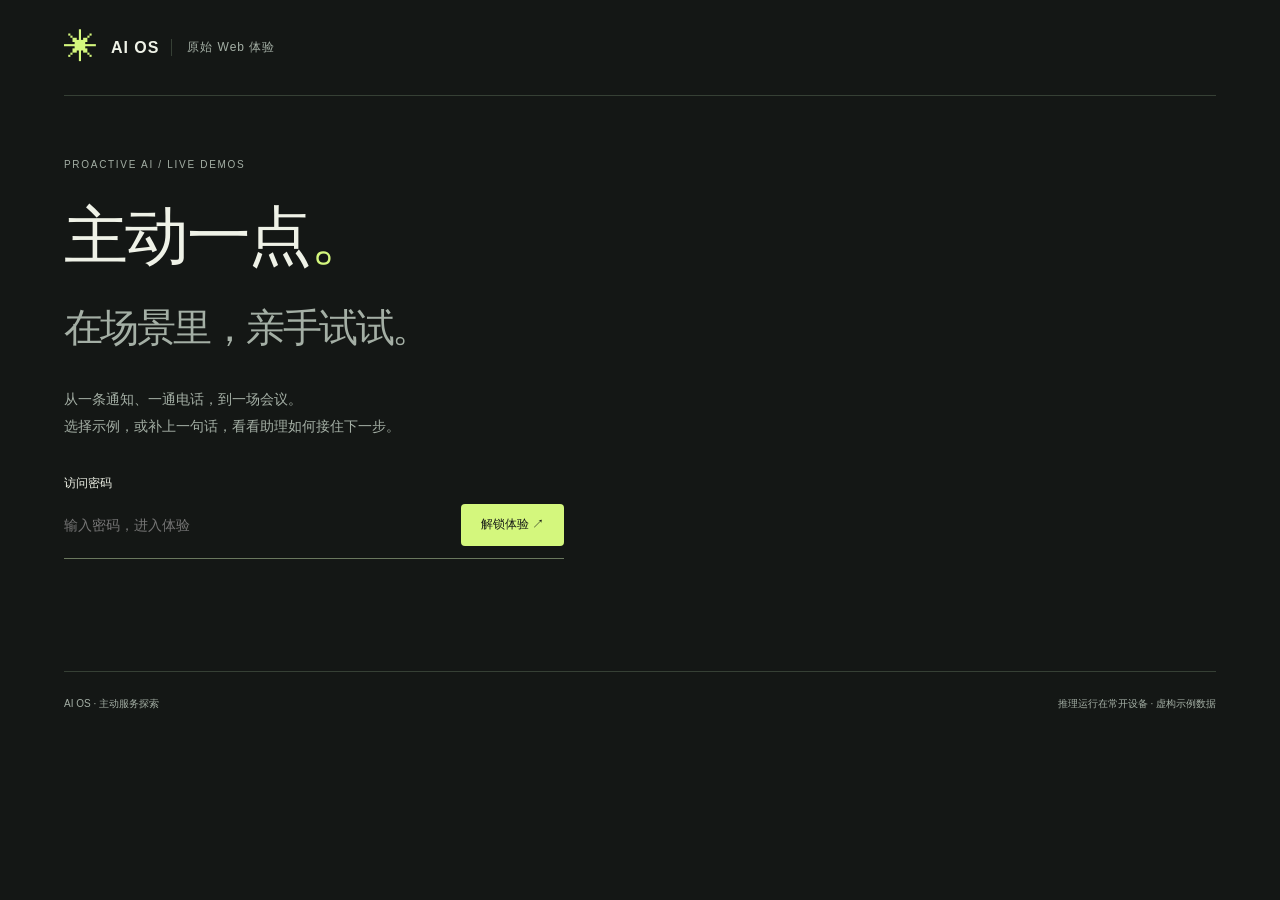
<file: docs/index.html>
<!doctype html>
<html lang="zh-CN"><head><meta charset="utf-8"><meta name="viewport" content="width=device-width,initial-scale=1"><meta name="theme-color" content="#141715"><meta name="robots" content="noindex,nofollow"><title>主动一点 · Web 体验</title><link rel="stylesheet" href="web-styles.css?v=95c1ee5886a3"><script src="config.js?v=90945d74debd"></script><script src="portal.js?v=614fa3b02d24" defer></script></head>
<body><header><a class="brand" href="?v=live"><b>✳</b> AI OS <span>原始 Web 体验</span></a><button id="logout" hidden>退出并锁定 ↗</button></header>
<main><section class="intro"><span class="eyebrow">PROACTIVE AI / LIVE DEMOS</span><h1>主动一点<span>。</span><br><em>在场景里，亲手试试。</em></h1><p>从一条通知、一通电话，到一场会议。<br>选择示例，或补上一句话，看看助理如何接住下一步。</p></section>
<form id="login"><label for="password">访问密码</label><div class="password-row"><input id="password" type="password" autocomplete="current-password" placeholder="输入密码，进入体验" required><button id="submit">解锁体验 ↗</button></div><p id="status" role="status" aria-live="polite"></p></form>
<section id="demos" aria-label="选择 Demo" hidden><a class="demo featured" href="notification-mobile/"><div class="number">01 / 通知 · 纯手机</div><div class="illustration mobile-apps" aria-hidden="true"><span>通知</span><span>待办</span><span>日历</span><span>备忘录</span></div><h2>通知来了，下一步也到了 <span>↗</span></h2><p>四个手机应用并排呈现：推送一条通知，查看待办和日程自动生成，再跟随助理分析、整理备忘录与确认回复。</p><span class="enter">进入通知助理 · 纯手机</span></a><a class="demo" href="notification/"><div class="number">02 / 通知 · 手机与 PC</div><div class="illustration" aria-hidden="true"><span class="phone">手机<br><small>通知 · 日程 · 备忘录</small></span><span class="flow">⇄</span><span class="pc">PC Agent<br><small>本地文件 · 桌面工具</small></span></div><h2>手机发现，电脑接力 <span>↗</span></h2><p>推送通知，让助理生成事项、准备资料、起草回复；把需要个人电脑的任务交出去，再看结果回到手机。</p><span class="enter">进入通知助理 · 手机与 PC</span></a><a class="demo" href="call/"><div class="number">03 / 随听 · 通话</div><div class="illustration waves" aria-hidden="true">▂ ▅ ▃ █ ▅ ▂ ▆ ▄</div><h2>边聊边找，及时到场 <span>↗</span></h2><p>播放示例通话或补一句话，查看个人信息卡片召回、新信息草稿与确认保存。</p><span class="enter">进入通话助理</span></a><a class="demo" href="meeting/"><div class="number">04 / 线下会议</div><div class="illustration" aria-hidden="true"><span class="fold">谁答应了什么？<small>文件 · 承诺 · 决定</small></span></div><h2>安静听见，记下重点 <span>↗</span></h2><p>播放多人会议或现场发言，在折叠外屏里看文件、承诺与决定，再整理会后汇总。</p><span class="enter">进入会议助理</span></a></section>
</main><footer><span>AI OS · 主动服务探索</span><span>推理运行在常开设备 · 虚构示例数据</span></footer><noscript>请开启 JavaScript 体验这些 Demo。</noscript></body></html>
</file>
<file: docs/web-styles.css>
:root{color-scheme:dark;--bg:#141715;--ink:#eff2e7;--muted:#a4afa5;--lime:#d4f77d;--line:#364035}*{box-sizing:border-box}body{margin:0;background:var(--bg);color:var(--ink);font-family:"Avenir Next","PingFang SC","Microsoft YaHei",sans-serif;-webkit-font-smoothing:antialiased}a{color:inherit;text-decoration:none}button,input{font:inherit}button{cursor:pointer}[hidden]{display:none!important}header,main,footer{width:90%;max-width:1420px;margin:auto}header{height:96px;display:flex;justify-content:space-between;align-items:center;border-bottom:1px solid var(--line)}.brand{display:flex;align-items:center;gap:12px;font-size:16px;font-weight:600;letter-spacing:.06em}.brand b{font-size:34px;font-weight:400;color:var(--lime)}.brand span{border-left:1px solid var(--line);font-weight:400;padding-left:15px;color:var(--muted);font-size:12px}#logout{background:none;border:0;color:var(--muted);font-size:12px}.intro{padding:58px 0 35px}.eyebrow,.number{font-size:10px;letter-spacing:.17em;color:var(--muted)}h1{font-family:"Songti SC",STSong,serif;font-size:64px;line-height:1.3;letter-spacing:-.04em;font-weight:400;margin:23px 0}h1 span{color:var(--lime)}h1 em{font-size:39px;color:var(--muted);font-style:normal}.intro p{font-size:14px;line-height:1.9;color:var(--muted);margin:25px 0 0}form{max-width:500px;margin:0 0 75px}label{display:block;font-size:12px;margin-bottom:12px}.password-row{display:flex;gap:12px;border-bottom:1px solid #6a785e;padding:0 0 12px}.password-row input{width:100%;min-width:0;color:var(--ink);background:none;border:0;padding:13px 0;font-size:14px}.password-row button{flex-shrink:0;border:0;border-radius:4px;padding:12px 20px;background:var(--lime);color:var(--bg);font-size:12px}#status{min-height:25px;font-size:12px;color:var(--lime);line-height:1.8}#demos{display:grid;grid-template-columns:repeat(2,minmax(0,1fr));gap:20px;margin-bottom:50px}.demo{display:flex;flex-direction:column;border:1px solid var(--line);border-radius:8px;padding:25px;transition:border-color .2s,transform .2s;background:#1c211c}.demo:hover{border-color:#80975c;transform:translateY(-3px)}.featured{background:#252e20;border-color:#586b40}.illustration{height:170px;display:flex;align-items:center;justify-content:center;gap:14px;color:var(--lime);margin:22px 0}.illustration small{font-size:9px;color:var(--muted);display:block;margin-top:10px;line-height:1.6}.phone{border:1px solid #788a62;border-radius:16px;padding:25px 10px;text-align:center;font-size:13px;transform:rotate(-5deg)}.pc{border:1px solid #788a62;border-bottom:4px solid #788a62;padding:26px 10px;text-align:center;border-radius:5px;font-size:13px;transform:rotate(4deg)}.flow{font-size:24px}.waves{font-size:30px;letter-spacing:4px}.fold{padding:28px 22px;border:1px solid #788a62;border-radius:18px;text-align:center;font-size:14px}.fold small{margin-top:15px}.demo h2{font-size:19px;font-weight:500;line-height:1.5;margin:0}.demo h2 span{float:right;color:var(--lime);padding-left:7px}.demo p{color:var(--muted);font-size:12px;line-height:1.95;margin:16px 0 25px;flex:1}.enter{font-size:11px;color:var(--lime);border-top:1px solid var(--line);padding-top:18px}footer{display:flex;justify-content:space-between;border-top:1px solid var(--line);font-size:10px;color:var(--muted);padding:25px 0;gap:15px}button:disabled{opacity:.6;cursor:wait}a:focus-visible,button:focus-visible,input:focus-visible{outline:2px solid var(--lime);outline-offset:5px}@media(max-width:1000px){#demos{grid-template-columns:1fr}.demo{padding:24px}.illustration{height:140px;margin:15px 0}.demo p{max-width:550px}.intro{padding-top:40px}}@media(max-width:520px){header{height:78px}.brand{font-size:14px;gap:8px}.brand span{font-size:10px;padding-left:10px}h1{font-size:48px}h1 em{font-size:27px}.intro p{font-size:12px}.intro{padding-bottom:30px}.password-row button{padding:12px 16px}.demo h2{font-size:19px}footer{font-size:9px}}

.mobile-apps{gap:10px}.mobile-apps span{border:1px solid #788a62;border-radius:13px;padding:35px 12px;font-size:12px}.mobile-apps span:nth-child(even){transform:translateY(8px)}
</file>
